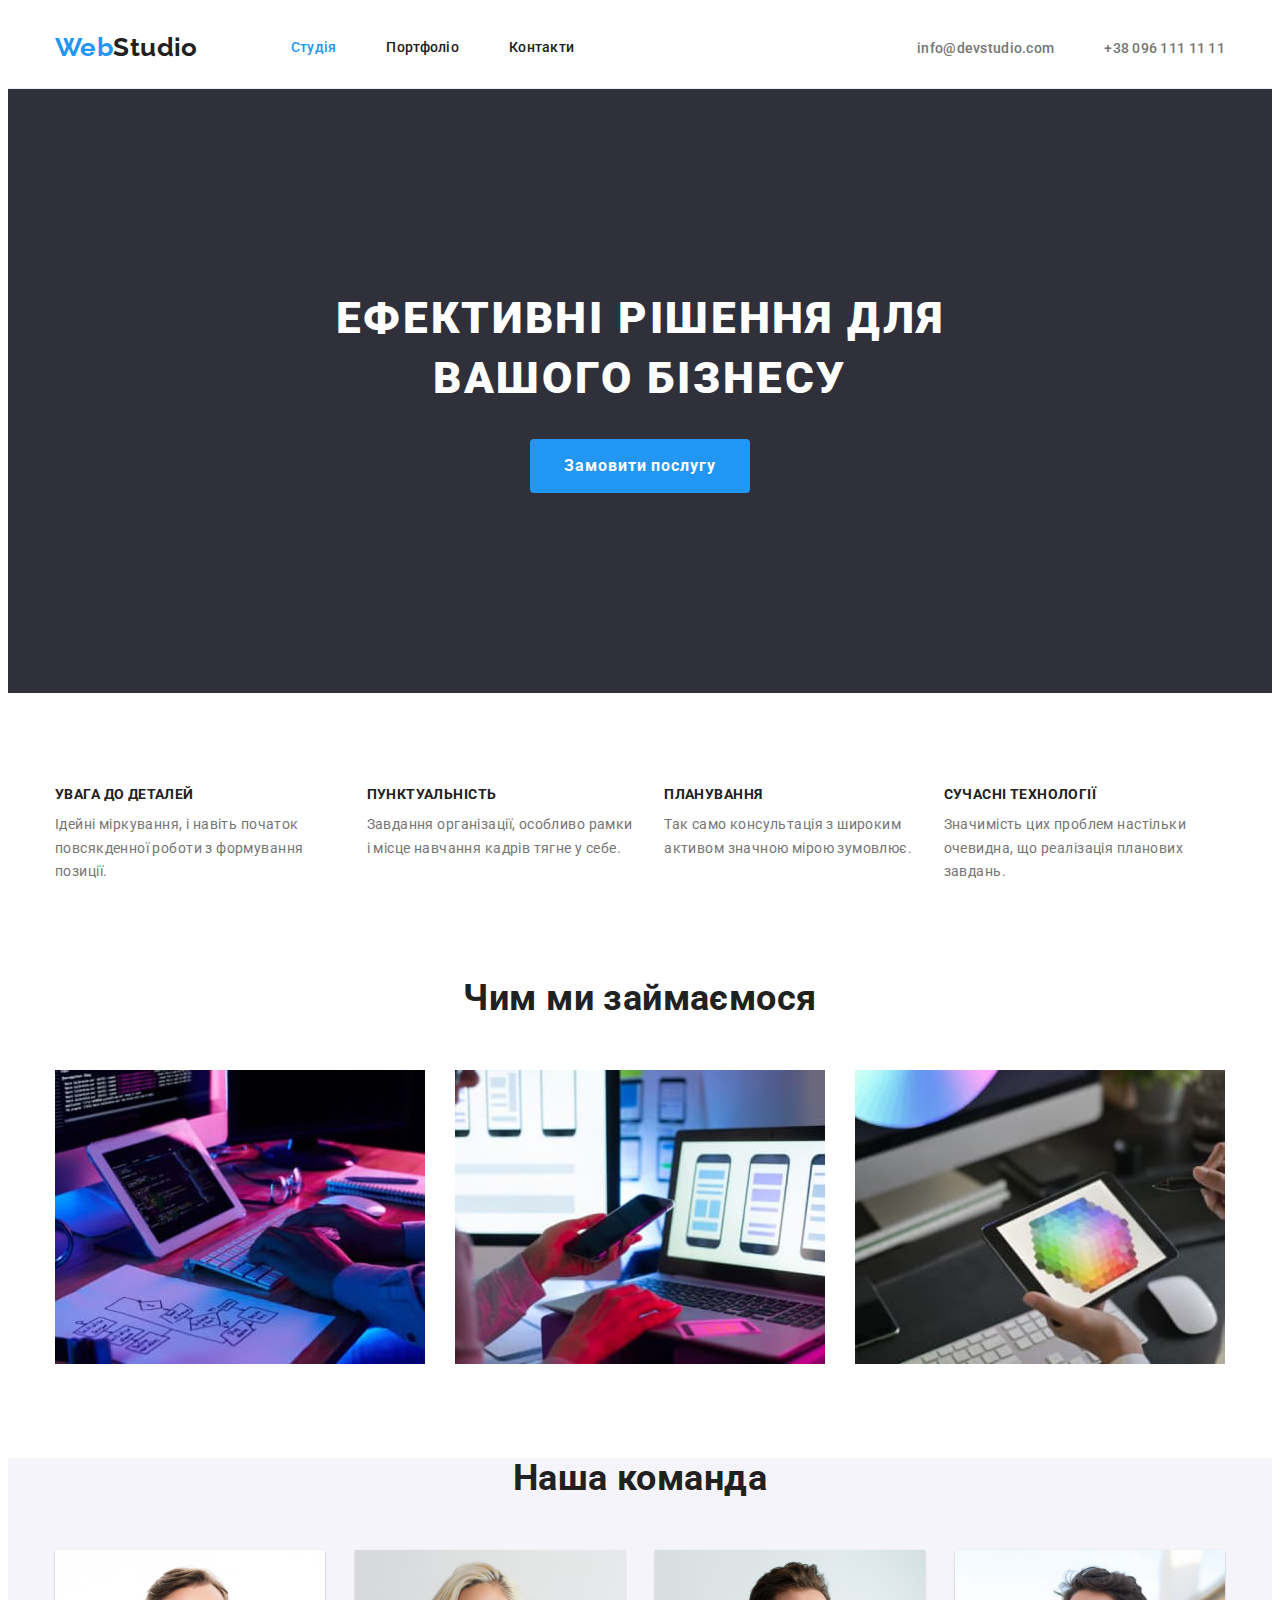
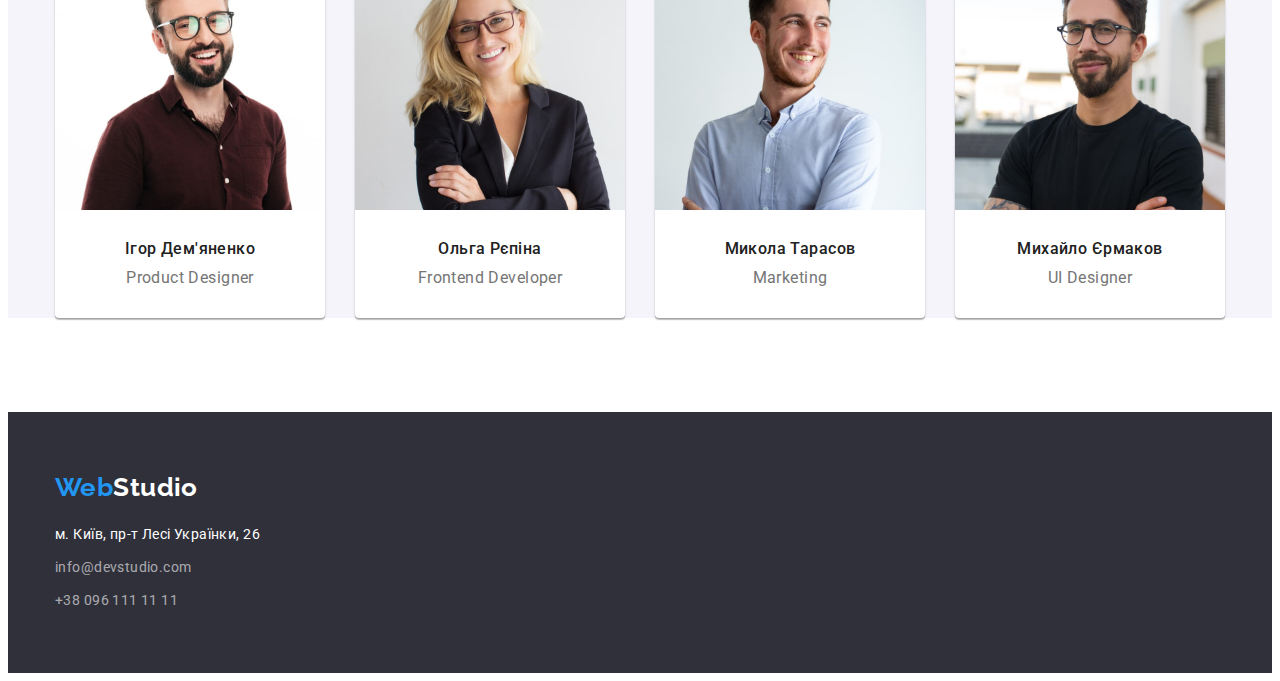
<file: index.html>
<!DOCTYPE html>
<html lang="uk">
  <head>
    <meta charset="UTF-8" />
    <meta http-equiv="X-UA-Compatible" content="IE=edge" />
    <meta name="viewport" content="width=device-width, initial-scale=1.0" />
    <title>WebStudio</title>
    <link
      href="https://fonts.googleapis.com/css2?family=Raleway:wght@700&family=Roboto:wght@400;500;700;900&display=swap"
      rel="stylesheet"
    />
    <link
      rel="stylesheet"
      href="https://cdnjs.cloudflare.com/ajax/libs/modern-normalize/1.1.0/modern-normalize.min.css"
      integrity="sha512-wpPYUAdjBVSE4KJnH1VR1HeZfpl1ub8YT/NKx4PuQ5NmX2tKuGu6U/JRp5y+Y8XG2tV+wKQpNHVUX03MfMFn9Q=="
      crossorigin="anonymous"
      referrerpolicy="no-referrer"
    />
    <link rel="stylesheet" href="./css/styles.css" />
  </head>

  <body>
    <!--Header-->
    <header class="page-header">
      <div class="container header-nav">
        <nav class="main-nav">
          <a href="/" class="logo">Web<span class="accent">Studio</span></a>
          <ul class="site-nav list">
            <li class="item">
              <a href="./index.html" class="link current">Студія</a>
            </li>
            <li class="item">
              <a href="./portfolio.html" class="link">Портфоліо</a>
            </li>
            <li class="item">
              <a href="" class="link">Контакти</a>
            </li>
          </ul>
        </nav>
        <!--Mail+tel-->
        <div class="auth-nav">
          <ul class="auth-nav-li list">
            <li class="item">
              <a href="mailto:info@devstudio.com" class="link">info@devstudio.com</a>
            </li>
            <li class="item">
              <a href="tel:+380961111111" class="link">+38 096 111 11 11</a>
            </li>
          </ul>
        </div>
      </div>
    </header>
    <main>
      <!--Hero-->
      <section class="hero">
        <h1 class="hero-title">ЕФЕКТИВНІ РІШЕННЯ ДЛЯ ВАШОГО БІЗНЕСУ</h1>
        <button type="button" class="button">Замовити послугу</button>
      </section>

      <!--Specifics-->
      <section class="general">
        <section class="specifics">
          <div class="container">
            <h2 hidden>Specifics</h2>
            <ul class="feature list">
              <li class="item">
                <h3 class="title">УВАГА ДО ДЕТАЛЕЙ</h3>
                <p class="post">
                  Ідейні міркування, і навіть початок повсякденної роботи з формування позиції.
                </p>
              </li>
              <li class="item">
                <h3 class="title">ПУНКТУАЛЬНІСТЬ</h3>
                <p class="post">
                  Завдання організації, особливо рамки і місце навчання кадрів тягне у себе.
                </p>
              </li>
              <li class="item">
                <h3 class="title">ПЛАНУВАННЯ</h3>
                <p class="post">Так само консультація з широким активом значною мірою зумовлює.</p>
              </li>
              <li class="item">
                <h3 class="title">СУЧАСНІ ТЕХНОЛОГІЇ</h3>
                <p class="post">
                  Значимість цих проблем настільки очевидна, що реалізація планових завдань.
                </p>
              </li>
            </ul>
          </div>
        </section>

        <!--What do we do-->
        <section class="main-box">
          <div class="container">
            <h2 class="section-title">Чим ми займаємося</h2>
            <ul class="box-list list">
              <li>
                <img
                  class="image"
                  src="./images/box/img1.jpg"
                  alt="img1"
                  width="370"
                  height="294"
                />
              </li>
              <li>
                <img
                  class="image"
                  src="./images/box/img2.jpg"
                  alt="img2"
                  width="370"
                  height="294"
                />
              </li>
              <li>
                <img
                  class="image"
                  src="./images/box/img3.jpg"
                  alt="img3"
                  width="370"
                  height="294"
                />
              </li>
            </ul>
          </div>
        </section>

        <!--Our team-->
        <section class="team">
          <div class="container">
            <h2 class="team-title">Наша команда</h2>
            <ul class="team-card list">
              <li class="item">
                <img
                  class="image"
                  src="./images/our_team/our_team_img1.jpg"
                  alt="Product Designer"
                  width="270"
                  height="260"
                />
                <h3 class="title">Ігор Дем'яненко</h3>
                <p class="post">Product Designer</p>
              </li>
              <li class="item">
                <img
                  class="image"
                  src="./images/our_team/our_team_img2.jpg"
                  alt="Frontend Developer"
                  width="270"
                  height="260"
                />
                <h3 class="title">Ольга Рєпіна</h3>
                <p class="post">Frontend Developer</p>
              </li>
              <li class="item">
                <img
                  class="image"
                  src="./images/our_team/our_team_img3.jpg"
                  alt="Marketing"
                  width="270"
                  height="260"
                />
                <h3 class="title">Микола Тарасов</h3>
                <p class="post">Marketing</p>
              </li>
              <li class="item">
                <img
                  class="image"
                  src="./images/our_team/our_team_img4.jpg"
                  alt="UI Designer"
                  width="270"
                  height="260"
                />
                <h3 class="title">Михайло Єрмаков</h3>
                <p class="post">UI Designer</p>
              </li>
            </ul>
          </div>
        </section>
      </section>
    </main>
    <!--Contact Section-->
    <footer class="footer">
      <div class="container">
        <a href="/" class="logo">Web<span class="studio">Studio</span></a>
        <address class="adress-nav">
          <ul class="contact list">
            <li class="item">
              <a
                href="https://goo.gl/maps/7zNhKzBeEA4Yudbg6"
                target="_blank"
                rel="noopener noreferrer nofollow"
                class="adres"
                >м. Київ, пр-т Лесі Українки, 26
              </a>
            </li>
            <li class="item">
              <a href="mailto:info@devstudio.com" class="link">info@devstudio.com</a>
            </li>
            <li class="item">
              <a href="tel:+380961111111" class="link">+38 096 111 11 11</a>
            </li>
          </ul>
        </address>
      </div>
    </footer>
  </body>
</html>
</file>
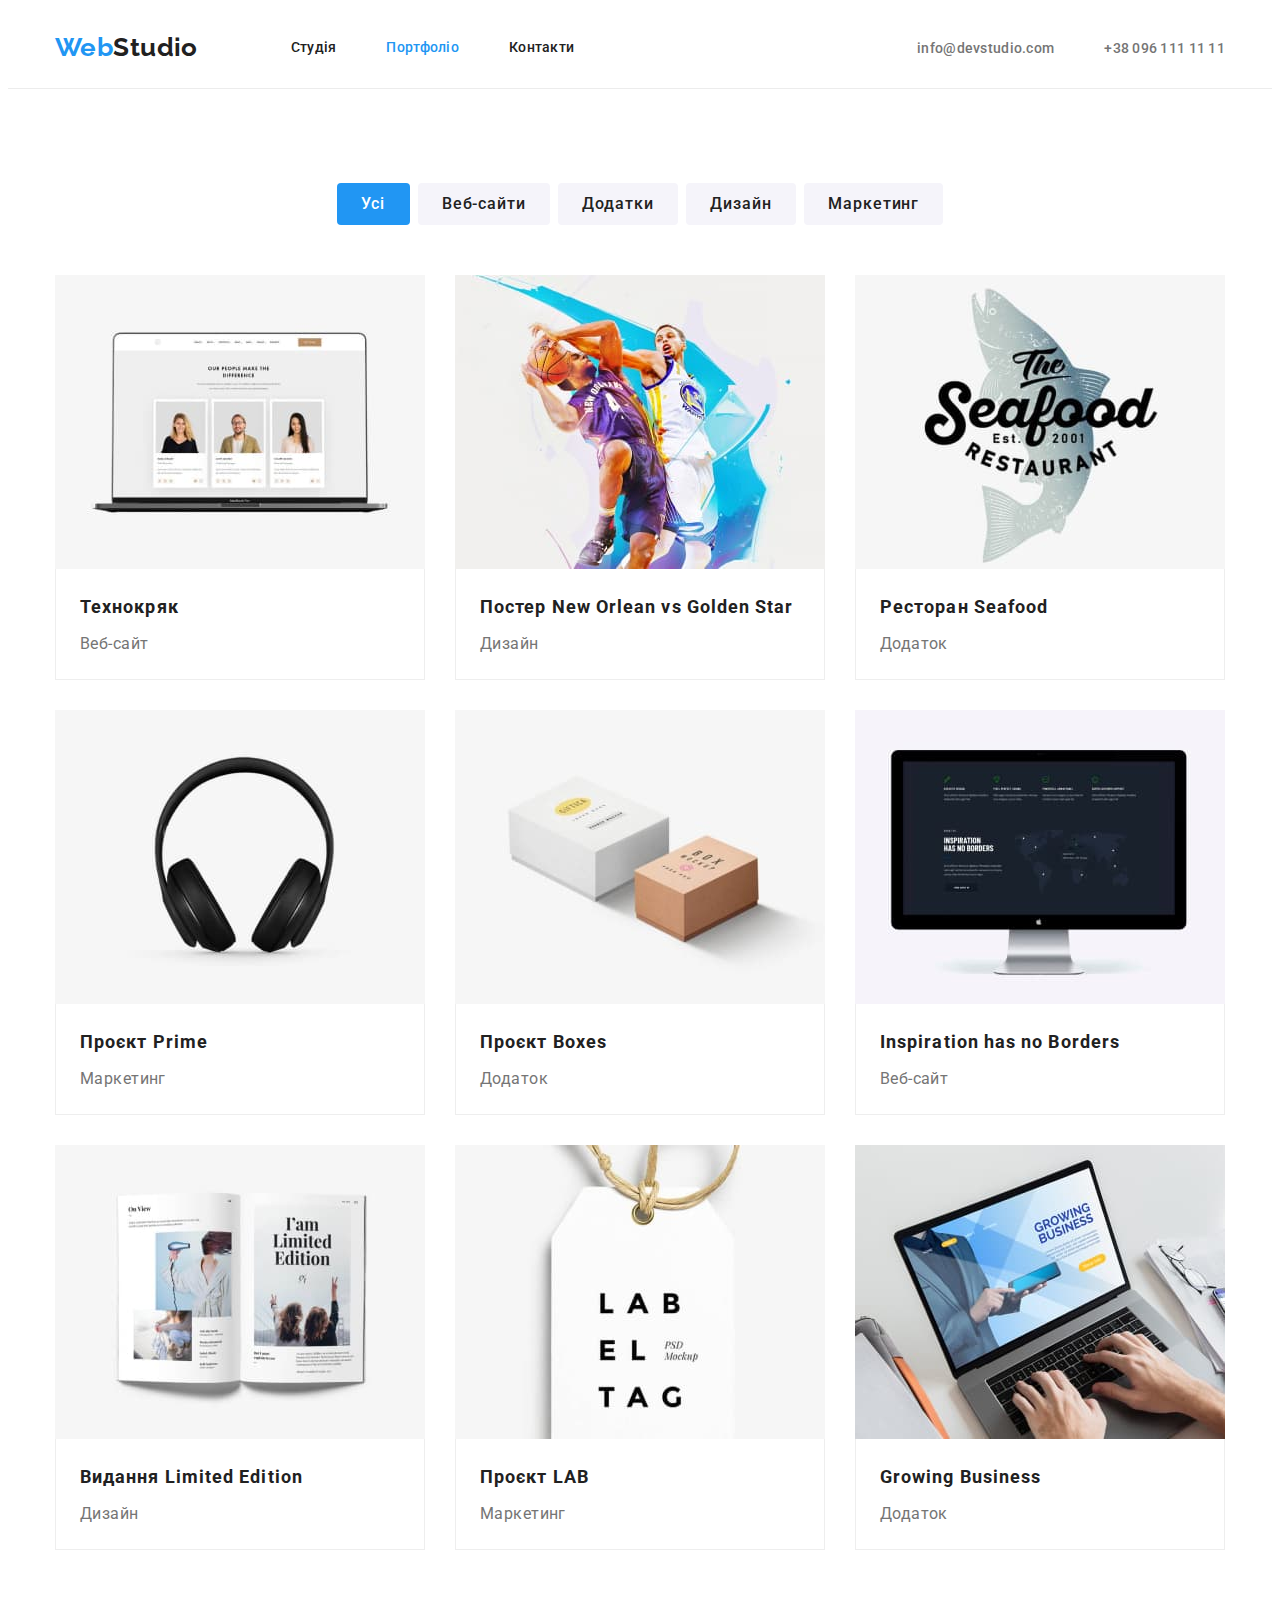
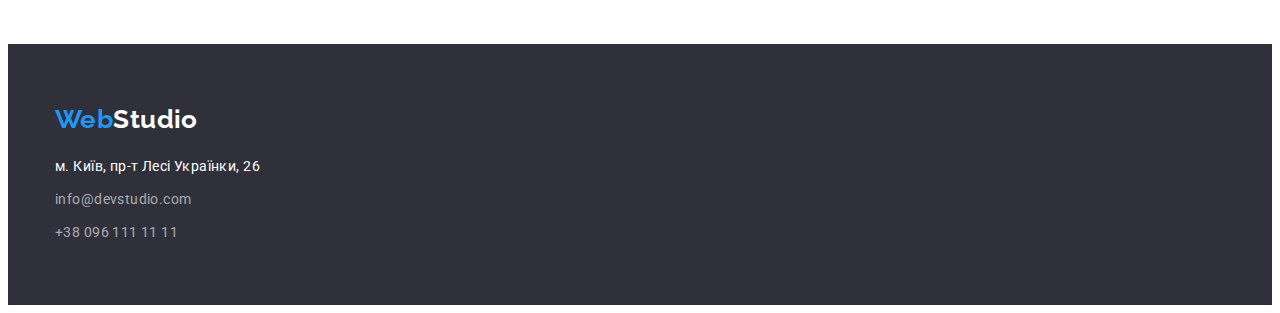
<file: portfolio.html>
<!DOCTYPE html>
<html lang="uk">
  <head class="container">
    <meta charset="UTF-8" />
    <meta http-equiv="X-UA-Compatible" content="IE=edge" />
    <meta name="viewport" content="width=device-width, initial-scale=1.0" />
    <title>WebStudio-portfolio</title>
    <link
      href="https://fonts.googleapis.com/css2?family=Raleway:wght@700&family=Roboto:wght@400;500;700;900&display=swap"
      rel="stylesheet"
    />
    <link
      rel="stylesheet"
      href="https://cdnjs.cloudflare.com/ajax/libs/modern-normalize/1.1.0/modern-normalize.min.css"
      integrity="sha512-wpPYUAdjBVSE4KJnH1VR1HeZfpl1ub8YT/NKx4PuQ5NmX2tKuGu6U/JRp5y+Y8XG2tV+wKQpNHVUX03MfMFn9Q=="
      crossorigin="anonymous"
      referrerpolicy="no-referrer"
    />
    <link rel="stylesheet" href="./css/styles.css" />
  </head>

  <body>
    <!--Header-->
    <header class="page-header">
      <div class="container header-nav">
        <nav class="main-nav">
          <a href="/" class="logo">Web<span class="accent">Studio</span></a>
          <ul class="site-nav list">
            <li class="item">
              <a href="./index.html" class="link">Студія</a>
            </li>
            <li class="item">
              <a href="./portfolio.html" class="link current">Портфоліо</a>
            </li>
            <li class="item">
              <a href="" class="link">Контакти</a>
            </li>
          </ul>
        </nav>
        <!--Mail+tel-->
        <div class="auth-nav">
          <ul class="auth-nav-li list">
            <li class="item">
              <a href="mailto:info@devstudio.com" class="link">info@devstudio.com</a>
            </li>
            <li class="item">
              <a href="tel:+380961111111" class="link">+38 096 111 11 11</a>
            </li>
          </ul>
        </div>
      </div>
    </header>
    <main>
      <section class="portfolio">
        <h1 hidden>Портфоліо</h1>
        <!--Buttons-->
        <div class="container">
          <ul class="filter list">
            <li class="item">
              <button type="button" class="button primary">Усі</button>
            </li>
            <li class="item">
              <button type="button" class="button secondary">Веб-сайти</button>
            </li>
            <li class="item">
              <button type="button" class="button secondary">Додатки</button>
            </li>
            <li class="item">
              <button type="button" class="button secondary">Дизайн</button>
            </li>
            <li class="item">
              <button type="button" class="button secondary">Маркетинг</button>
            </li>
          </ul>

          <!--Portfolio-->
          <ul class="project list">
            <li class="project-li">
              <img
                class="image"
                src="./images/portfolio/techno.jpg"
                alt="Технокряк"
                width="370"
                height="294"
              />
              <div class="item">
                <h2 class="title">Технокряк</h2>
                <p class="post">Веб-сайт</p>
              </div>
            </li>
            <li class="project-li">
              <img
                class="image"
                src="./images/portfolio/poster.jpg"
                alt="Постер New Orlean vs Golden Star"
                width="370"
                height="294"
              />
              <div class="item">
                <h2 class="title">Постер New Orlean vs Golden Star</h2>
                <p class="post">Дизайн</p>
              </div>
            </li>
            <li class="project-li">
              <img
                class="image"
                src="./images/portfolio/seafood.jpg"
                alt="Ресторан Seafood"
                width="370"
                height="294"
              />
              <div class="item">
                <h2 class="title">Ресторан Seafood</h2>
                <p class="post">Додаток</p>
              </div>
            </li>
            <li class="project-li">
              <img
                class="image"
                src="./images/portfolio/prime.jpg"
                alt="Проєкт Prime"
                width="370"
                height="294"
              />
              <div class="item">
                <h2 class="title">Проєкт Prime</h2>
                <p class="post">Маркетинг</p>
              </div>
            </li>
            <li class="project-li">
              <img
                class="image"
                src="./images/portfolio/boxes.jpg"
                alt="Проєкт Boxes"
                width="370"
                height="294"
              />
              <div class="item">
                <h2 class="title">Проєкт Boxes</h2>
                <p class="post">Додаток</p>
              </div>
            </li>
            <li class="project-li">
              <img
                class="image"
                src="./images/portfolio/inspiration.jpg"
                alt="Inspiration has no Borders"
                width="370"
                height="294"
              />
              <div class="item">
                <h2 class="title">Inspiration has no Borders</h2>
                <p class="post">Веб-сайт</p>
              </div>
            </li>
            <li class="project-li">
              <img
                class="image"
                src="./images/portfolio/limedition.jpg"
                alt="Видання Limited Edition"
                width="370"
                height="294"
              />
              <div class="item">
                <h2 class="title">Видання Limited Edition</h2>
                <p class="post">Дизайн</p>
              </div>
            </li>
            <li class="project-li">
              <img
                class="image"
                src="./images/portfolio/lab.jpg"
                alt="Проєкт LAB"
                width="370"
                height="294"
              />
              <div class="item">
                <h2 class="title">Проєкт LAB</h2>
                <p class="post">Маркетинг</p>
              </div>
            </li>
            <li class="project-li">
              <img
                class="image"
                src="./images/portfolio/growing.jpg"
                alt="Growing Business"
                width="370"
                height="294"
              />
              <div class="item">
                <h2 class="title">Growing Business</h2>
                <p class="post">Додаток</p>
              </div>
            </li>
          </ul>
        </div>
      </section>
    </main>
    <!--Contact Section-->
    <footer class="footer">
      <div class="container">
        <a href="/" class="logo">Web<span class="studio">Studio</span></a>
        <address class="adress-nav">
          <ul class="contact list">
            <li class="item">
              <a
                href="https://goo.gl/maps/7zNhKzBeEA4Yudbg6"
                target="_blank"
                rel="noopener noreferrer nofollow"
                class="adres"
                >м. Київ, пр-т Лесі Українки, 26
              </a>
            </li>
            <li class="item">
              <a href="mailto:info@devstudio.com" class="link">info@devstudio.com</a>
            </li>
            <li class="item">
              <a href="tel:+380961111111" class="link">+38 096 111 11 11</a>
            </li>
          </ul>
        </address>
      </div>
    </footer>
  </body>
</html>
</file>
<file: css/styles.css>
/*Колір основного тексту #212121*/
/*Вторинний колір тексту #757575*/
/*Акцент #2196F3*/
/*HEDER and FOOTER #2F303A*/
/*Tel, mailto rgba(255, 255, 255, 0.6);*/
/*Основне тло background: ##FFFFFF*/
/*Додатковий колір кнопок #F5F4FA*/
/*Утиліта для скидання точок ненумерованого списку*/

:root {
  --text-color: #ffffff;
  --primary-text-color: #212121;
  --secondary-text-color: #757575;
  --accent-color: #2196f3;
  --primary-button-color: #f5f4fa;
  --background-color: #f5f4fa;
  --primary-background-color: #ffffff;
  --secondary-background-color: #2f303a;
  --border-color: #eeeeee;
}

html {
  box-sizing: border-box;
}

*,
*::before,
*::after {
  box-sizing: inherit;
}

h1,
h2,
h3,
h4,
h5,
h6,
ul,
p {
  margin: 0;
}

ul {
  padding-left: 0;
}

body {
  color: var(--primary-text-color);
  background-color: var(--primary-background-color);
  font-family: Roboto, sans-serif;
  font-size: 14px;
  letter-spacing: 0.03em;
}

.list {
  list-style: none;
  margin-top: 0;
  margin-bottom: auto;
}

/*Відмінюємо підкреслення для тегів*/
a,
adress {
  text-decoration: none;
}

/*Стиль logo*/
.logo {
  color: var(--accent-color);
  font-family: Raleway, sans-serif;
  font-weight: 700;
  font-size: 26px;
  line-height: 1.2;
  /*margin-left: 215px;*/
}

.accent {
  color: var(--primary-text-color);
  font-family: Raleway, sans-serif;
  font-weight: 700;
  font-size: 26px;
  line-height: 1.2;
}

.studio {
  color: var(--text-color);
  font-family: Raleway, sans-serif;
  font-weight: 700;
  font-size: 26px;
  line-height: 1.2;
}

/*Header*/
.page-header {
  /*background-color: #ccc;*/
  border-bottom: 1px solid #ececec;
}

.header-nav {
  display: flex;
  align-items: center;
}

.main-nav {
  display: flex;
  align-items: center;
  justify-content: center;
}

/* Site nav*/
.site-nav {
  display: flex;
  margin-left: 93px;
}

.site-nav .item {
  margin-right: 50px;
}

.site-nav .item:last-child {
  margin-right: 0px;
}

.site-nav .link {
  display: block;
  padding-top: 32px;
  padding-bottom: 32px;
  /*outline: 1px solid tomato;*/
  color: var(--primary-text-color);
  font-weight: 500;
  line-height: 1.14;
  letter-spacing: 0.02em;
}

.site-nav .link:hover,
.site-nav .link:focus {
  color: var(--accent-color);
}

/*составной селектор- фиксатор цвета ссылки*/
.site-nav .link.current {
  color: var(--accent-color);
}

/*Mail+tel*/
/*Auth-nav*/
.auth-nav {
  margin-left: auto;
}

.auth-nav-li {
  display: flex;
}

.auth-nav .item + .item {
  margin-left: 50px;
}

.auth-nav .link {
  color: var(--secondary-text-color);
  font-weight: 500;
  line-height: 1.14;
  letter-spacing: 0.02em;
}

.auth-nav .link:hover,
.auth-nav .link:focus {
  color: var(--accent-color);
}

/*Hero*/
.hero {
  background-color: var(--secondary-background-color);
  text-align: center;
  padding-top: 200px;
  padding-bottom: 200px;
}

.hero-title {
  margin-top: 0;
  margin-bottom: 30px;
  margin-left: auto;
  margin-right: auto;
  width: 696px;

  color: var(--text-color);
  font-weight: 900;
  font-size: 44px;
  line-height: 1.36;
  /*text-align: center;*/
  text-transform: uppercase;
  letter-spacing: 0.06em;
}

/*Buttons*/
.button {
  color: var(--primary-background-color);
  background-color: var(--accent-color);
  border-color: transparent;
  font-family: 'Roboto';
  font-weight: 700;
  font-size: 16px;
  line-height: 1.875;
  text-align: center;
  letter-spacing: 0.06em;
  border-radius: 4px;
  padding: 10px 32px;
  min-width: 216px;
}

.button.primary {
  color: var(--primary-background-color);
  background-color: var(--accent-color);
  border-color: transparent;
  font-family: 'Roboto';
  font-weight: 500;
  font-size: 16px;
  line-height: 1.625;
  text-align: center;
  min-width: 73px;
  padding: 6px 22px;
}

.button.secondary {
  color: var(--primary-text-color);
  background-color: var(--primary-button-color);
  border-color: transparent;
  font-family: 'Roboto';
  font-weight: 500;
  font-size: 16px;
  line-height: 1.625;
  text-align: center;
  min-width: 103px;
  padding: 6px 22px;
}

.button:active {
  background-color: #188ce8;
}

.button.primary:hover,
.button.primary:focus {
  color: var(--primary-text-color);
  background-color: var(--primary-button-color);
}

.button.secondary:hover,
.button.secondary:focus {
  color: var(--primary-background-color);
  background-color: var(--accent-color);
}

.general {
  padding-top: 94px;
  padding-bottom: 94px;
}

/*Specifics*/
.specifics {
  padding-top: 0px;
  padding-bottom: 94px;
}

.feature {
  display: flex;
  justify-content: center;
}

.feature .item {
  margin-right: 30px;
}

.feature .item:last-child {
  margin-right: 0px;
}

.feature .title {
  margin-top: 0;
  margin-bottom: 10px;
  font-size: 14px;
  color: var(--primary-text-color);
  font-weight: 700;
  line-height: 1.14;
  text-transform: uppercase;
}

.feature .post {
  margin-top: 0;
  margin-bottom: 0;
  color: var(--secondary-text-color);
  font-weight: 400;
  line-height: 1.71;
}

/*What do we do*/
.main-box {
  margin-bottom: 94px;
  padding-top: 0;
}

.box-list {
  display: flex;
  justify-content: space-between;
}

.section-title {
  margin-bottom: 50px;

  color: var(--primary-text-color);
  font-weight: 700;
  font-size: 36px;
  line-height: 1.16;
  text-align: center;
}

.image {
  display: block;
  max-width: 100%;
  height: auto;
}

/*Our team*/
.team {
  margin-top: 0;
  margin-bottom: 0;
  background-color: var(--background-color);
}

.team-card {
  display: flex;
  justify-content: space-between;
}

.team-card .item {
  background-color: var(--primary-background-color);
  box-shadow: 0px 1px 3px rgba(0, 0, 0, 0.12), 0px 1px 1px rgba(0, 0, 0, 0.14),
    0px 2px 1px rgba(0, 0, 0, 0.2);
  border-radius: 0px 0px 4px 4px;
}

.team-title {
  margin-top: 0;
  margin-bottom: 50px;
  color: var(--primary-text-color);
  font-weight: 700;
  font-size: 36px;
  line-height: 1.16;
  text-align: center;
}

.team-card .title {
  margin-top: 30px;
  margin-bottom: 0px;

  color: var(--primary-text-color);
  font-weight: 500;
  font-size: 16px;
  line-height: 1.18;
  text-align: center;
}

.team-card .post {
  margin-top: 10px;
  margin-bottom: 30px;

  color: var(--secondary-text-color);
  font-weight: 400;
  font-size: 16px;
  line-height: 1.18;
  text-align: center;
}

/*Кнопки nav для Portfolio*/
.filter {
  display: flex;
  justify-content: center;
}

.filter .item {
  margin-right: 8px;
}

.filter .item:last-child {
  margin-right: 0px;
}

/*Portfolio*/
.portfolio {
  padding-top: 94px;
  padding-bottom: 94px;
}

.project {
  display: flex;
  flex-wrap: wrap;
  gap: 30px;
  margin-top: 50px;
}

.project-li {
  flex-basis: calc((100% - 60px) / 3);
}

.project .item {
  padding: 20px 24px;
  border-left: 1px solid var(--border-color);
  border-right: 1px solid var(--border-color);
  border-bottom: 1px solid var(--border-color);
}

.project .title {
  margin-bottom: 4px;

  color: var(--primary-text-color);
  font-weight: 700;
  font-size: 18px;
  line-height: 2;
  letter-spacing: 0.06em;
}

.project .post {
  margin-top: 0;
  margin-bottom: 0;

  color: var(--secondary-text-color);
  font-weight: 400;
  font-size: 16px;
  line-height: 1.88;
}

/*Footer*/
.footer {
  padding-top: 60px;
  padding-bottom: 60px;
  background-color: var(--secondary-background-color);
}

.contact {
  margin-top: 20px;
}

.contact .item {
  margin-bottom: 9px;
}

.contact .item:last-child {
  margin-bottom: 0px;
}

.contact .adres {
  color: var(--text-color);
  font-style: normal;
  font-weight: 400;
  line-height: 1.71;
}

.contact .link {
  color: rgba(255, 255, 255, 0.6);
  font-style: normal;
  font-weight: 400;
  line-height: 1.71;
}

/*Розмітка сторінки*/
.container {
  margin-left: auto;
  margin-right: auto;
  padding-left: 15px;
  padding-right: 15px;
  width: 1200px;
}
</file>
